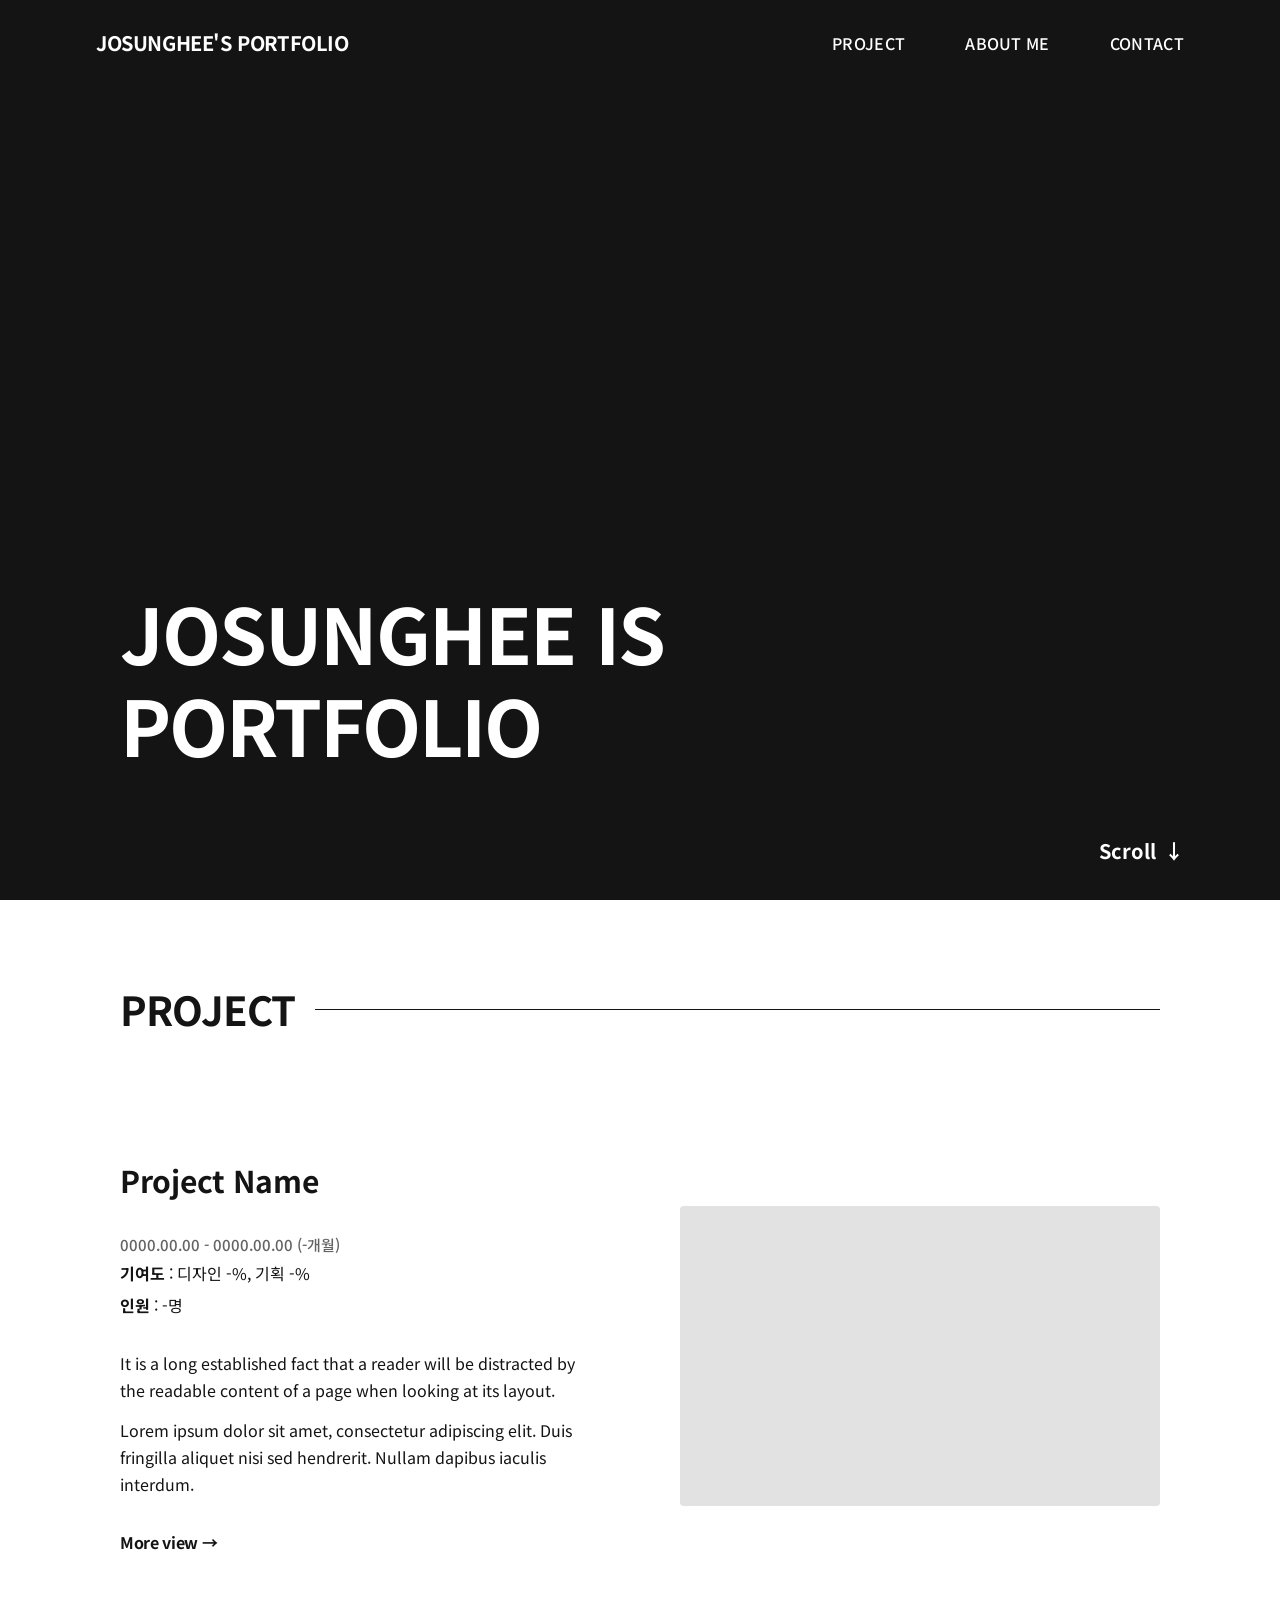
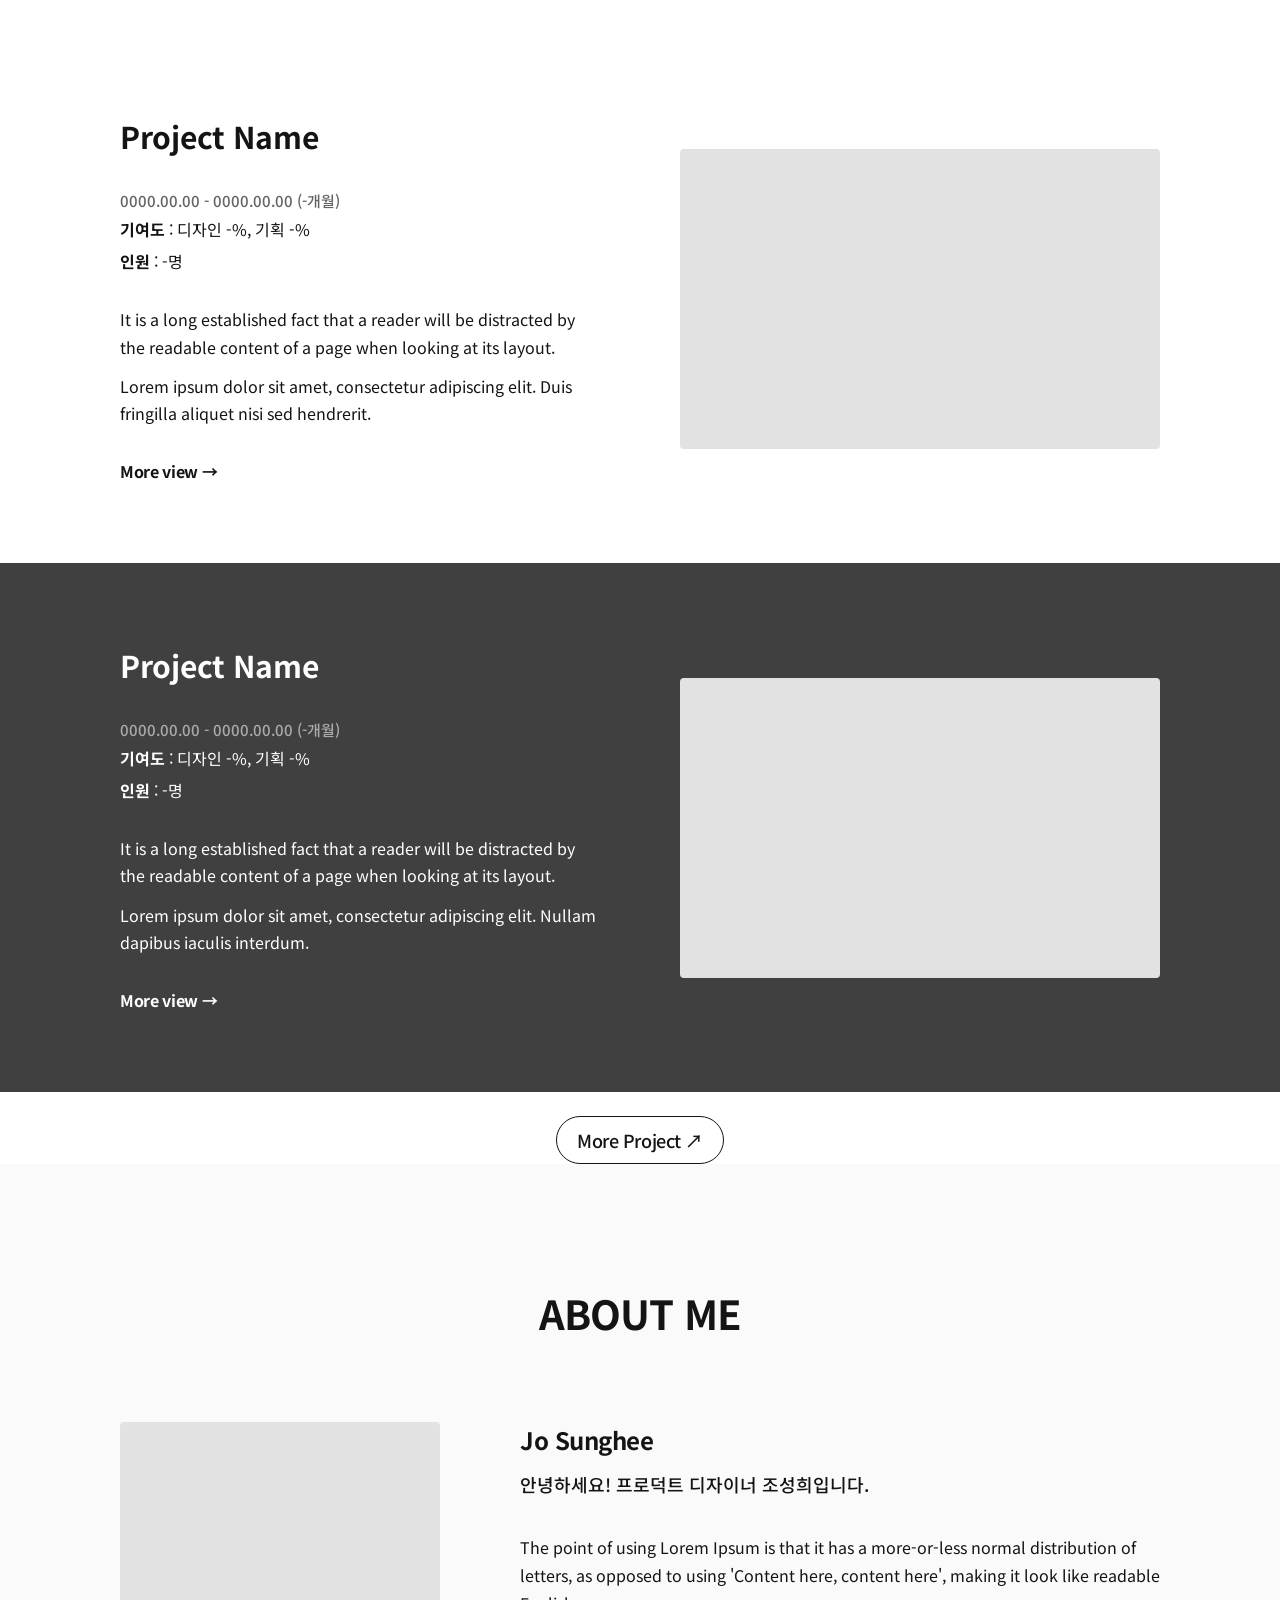
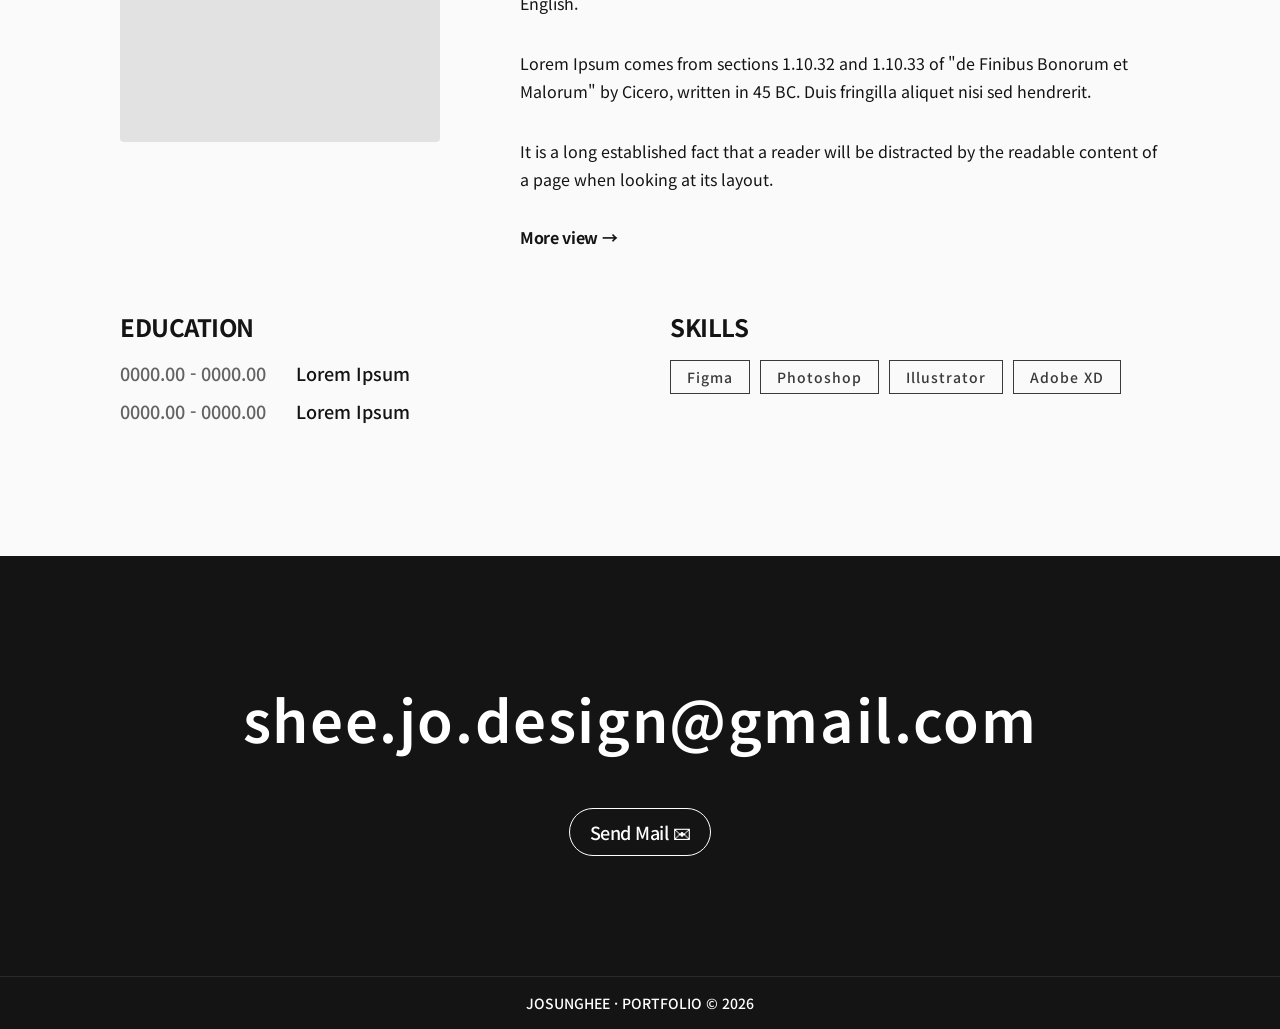
<file: index.html>
<!DOCTYPE html>
<html lang="ko">
<head>
  <meta charset="UTF-8">
  <meta name="viewport" content="width=device-width, initial-scale=1.0">
  <meta name="description" content="프로덕트 디자이너 조성희의 포트폴리오입니다.">
  <meta name="theme-color" content="#141414">
  <title>JOSUNGHEE'S PORTFOLIO</title>

  <link rel="preconnect" href="https://fonts.googleapis.com">
  <link rel="preconnect" href="https://fonts.gstatic.com" crossorigin>
  <link
    rel="stylesheet"
    href="https://fonts.googleapis.com/css2?family=Noto+Sans+KR:wght@400;500;600;700&display=swap"
  >
  <link rel="stylesheet" href="./assets/css/styles.css">
  <script src="./assets/js/main.js" defer></script>
</head>
<body>
  <nav id="main-nav" aria-label="주요 메뉴">
    <a href="#hero" class="logo">JOSUNGHEE'S PORTFOLIO</a>
    <ul>
      <li><a href="#project">PROJECT</a></li>
      <li><a href="#about">ABOUT ME</a></li>
      <li><a href="#contact">CONTACT</a></li>
    </ul>
    <button
      class="hamburger"
      id="hamburger"
      type="button"
      aria-label="메뉴 열기"
      aria-controls="mobile-menu"
      aria-expanded="false"
    >
      <span></span>
      <span></span>
      <span></span>
    </button>
  </nav>

  <div
    class="mobile-menu"
    id="mobile-menu"
    role="dialog"
    aria-label="모바일 메뉴"
    aria-modal="true"
    aria-hidden="true"
  >
    <button class="close-btn" id="close-menu" type="button" aria-label="메뉴 닫기">✕</button>
    <a href="#project" class="menu-link">PROJECT</a>
    <a href="#about" class="menu-link">ABOUT ME</a>
    <a href="#contact" class="menu-link">CONTACT</a>
  </div>

  <main>
    <section id="hero" aria-labelledby="hero-title">
      <h1 class="hero-title fade-up" id="hero-title">JOSUNGHEE IS<br>PORTFOLIO</h1>
      <div class="scroll-hint" aria-hidden="true">Scroll <span class="arrow">↓</span></div>
    </section>

    <section id="project" aria-labelledby="project-title">
      <header class="project-header fade-up">
        <h2 id="project-title">PROJECT</h2>
        <div class="line" aria-hidden="true"></div>
      </header>

      <article class="project-card fade-up">
        <div class="project-inner">
          <div class="project-info">
            <h3>Project Name</h3>
            <div class="project-meta">
              <span class="date">0000.00.00 - 0000.00.00 (-개월)</span>
              <p><strong>기여도</strong> : 디자인 -%, 기획 -%</p>
              <p><strong>인원</strong> : -명</p>
            </div>
            <div class="project-desc">
              <p>It is a long established fact that a reader will be distracted by the readable content of a page when looking at its layout.</p>
              <p>Lorem ipsum dolor sit amet, consectetur adipiscing elit. Duis fringilla aliquet nisi sed hendrerit. Nullam dapibus iaculis interdum.</p>
            </div>
            <a href="#" class="more-link">More view →</a>
          </div>
          <div class="project-image" aria-hidden="true"></div>
        </div>
      </article>

      <article class="project-card fade-up">
        <div class="project-inner">
          <div class="project-info">
            <h3>Project Name</h3>
            <div class="project-meta">
              <span class="date">0000.00.00 - 0000.00.00 (-개월)</span>
              <p><strong>기여도</strong> : 디자인 -%, 기획 -%</p>
              <p><strong>인원</strong> : -명</p>
            </div>
            <div class="project-desc">
              <p>It is a long established fact that a reader will be distracted by the readable content of a page when looking at its layout.</p>
              <p>Lorem ipsum dolor sit amet, consectetur adipiscing elit. Duis fringilla aliquet nisi sed hendrerit.</p>
            </div>
            <a href="#" class="more-link">More view →</a>
          </div>
          <div class="project-image" aria-hidden="true"></div>
        </div>
      </article>

      <article class="project-card fade-up">
        <div class="project-inner">
          <div class="project-info">
            <h3>Project Name</h3>
            <div class="project-meta">
              <span class="date">0000.00.00 - 0000.00.00 (-개월)</span>
              <p><strong>기여도</strong> : 디자인 -%, 기획 -%</p>
              <p><strong>인원</strong> : -명</p>
            </div>
            <div class="project-desc">
              <p>It is a long established fact that a reader will be distracted by the readable content of a page when looking at its layout.</p>
              <p>Lorem ipsum dolor sit amet, consectetur adipiscing elit. Nullam dapibus iaculis interdum.</p>
            </div>
            <a href="#" class="more-link">More view →</a>
          </div>
          <div class="project-image" aria-hidden="true"></div>
        </div>
      </article>

      <div class="more-project-wrap fade-up">
        <a href="#" class="btn-outline">More Project ↗</a>
      </div>
    </section>

    <section id="about" aria-labelledby="about-title">
      <h2 class="fade-up" id="about-title">ABOUT ME</h2>
      <div class="about-top fade-up">
        <div class="about-photo" aria-hidden="true"></div>
        <div class="about-text">
          <h3>Jo Sunghee</h3>
          <p class="subtitle">안녕하세요! 프로덕트 디자이너 조성희입니다.</p>
          <p>The point of using Lorem Ipsum is that it has a more-or-less normal distribution of letters, as opposed to using 'Content here, content here', making it look like readable English.</p>
          <p>Lorem Ipsum comes from sections 1.10.32 and 1.10.33 of "de Finibus Bonorum et Malorum" by Cicero, written in 45 BC. Duis fringilla aliquet nisi sed hendrerit.</p>
          <p>It is a long established fact that a reader will be distracted by the readable content of a page when looking at its layout.</p>
          <a href="#" class="more-link">More view →</a>
        </div>
      </div>

      <div class="about-bottom fade-up">
        <div>
          <p class="about-section-title">EDUCATION</p>
          <div class="edu-item">
            <span class="period">0000.00 - 0000.00</span>
            <span>Lorem Ipsum</span>
          </div>
          <div class="edu-item">
            <span class="period">0000.00 - 0000.00</span>
            <span>Lorem Ipsum</span>
          </div>
        </div>
        <div>
          <p class="about-section-title">SKILLS</p>
          <div class="skills-tags">
            <span class="skill-tag">Figma</span>
            <span class="skill-tag">Photoshop</span>
            <span class="skill-tag">Illustrator</span>
            <span class="skill-tag">Adobe XD</span>
          </div>
        </div>
      </div>
    </section>

    <section id="contact" aria-labelledby="contact-email">
      <p class="email fade-up" id="contact-email">shee.jo.design@gmail.com</p>
      <a href="mailto:shee.jo.design@gmail.com" class="btn-outline btn-outline-white fade-up">Send Mail ✉</a>
    </section>
  </main>

  <footer>
    <p>JOSUNGHEE · PORTFOLIO © 2026</p>
  </footer>
</body>
</html>
</file>
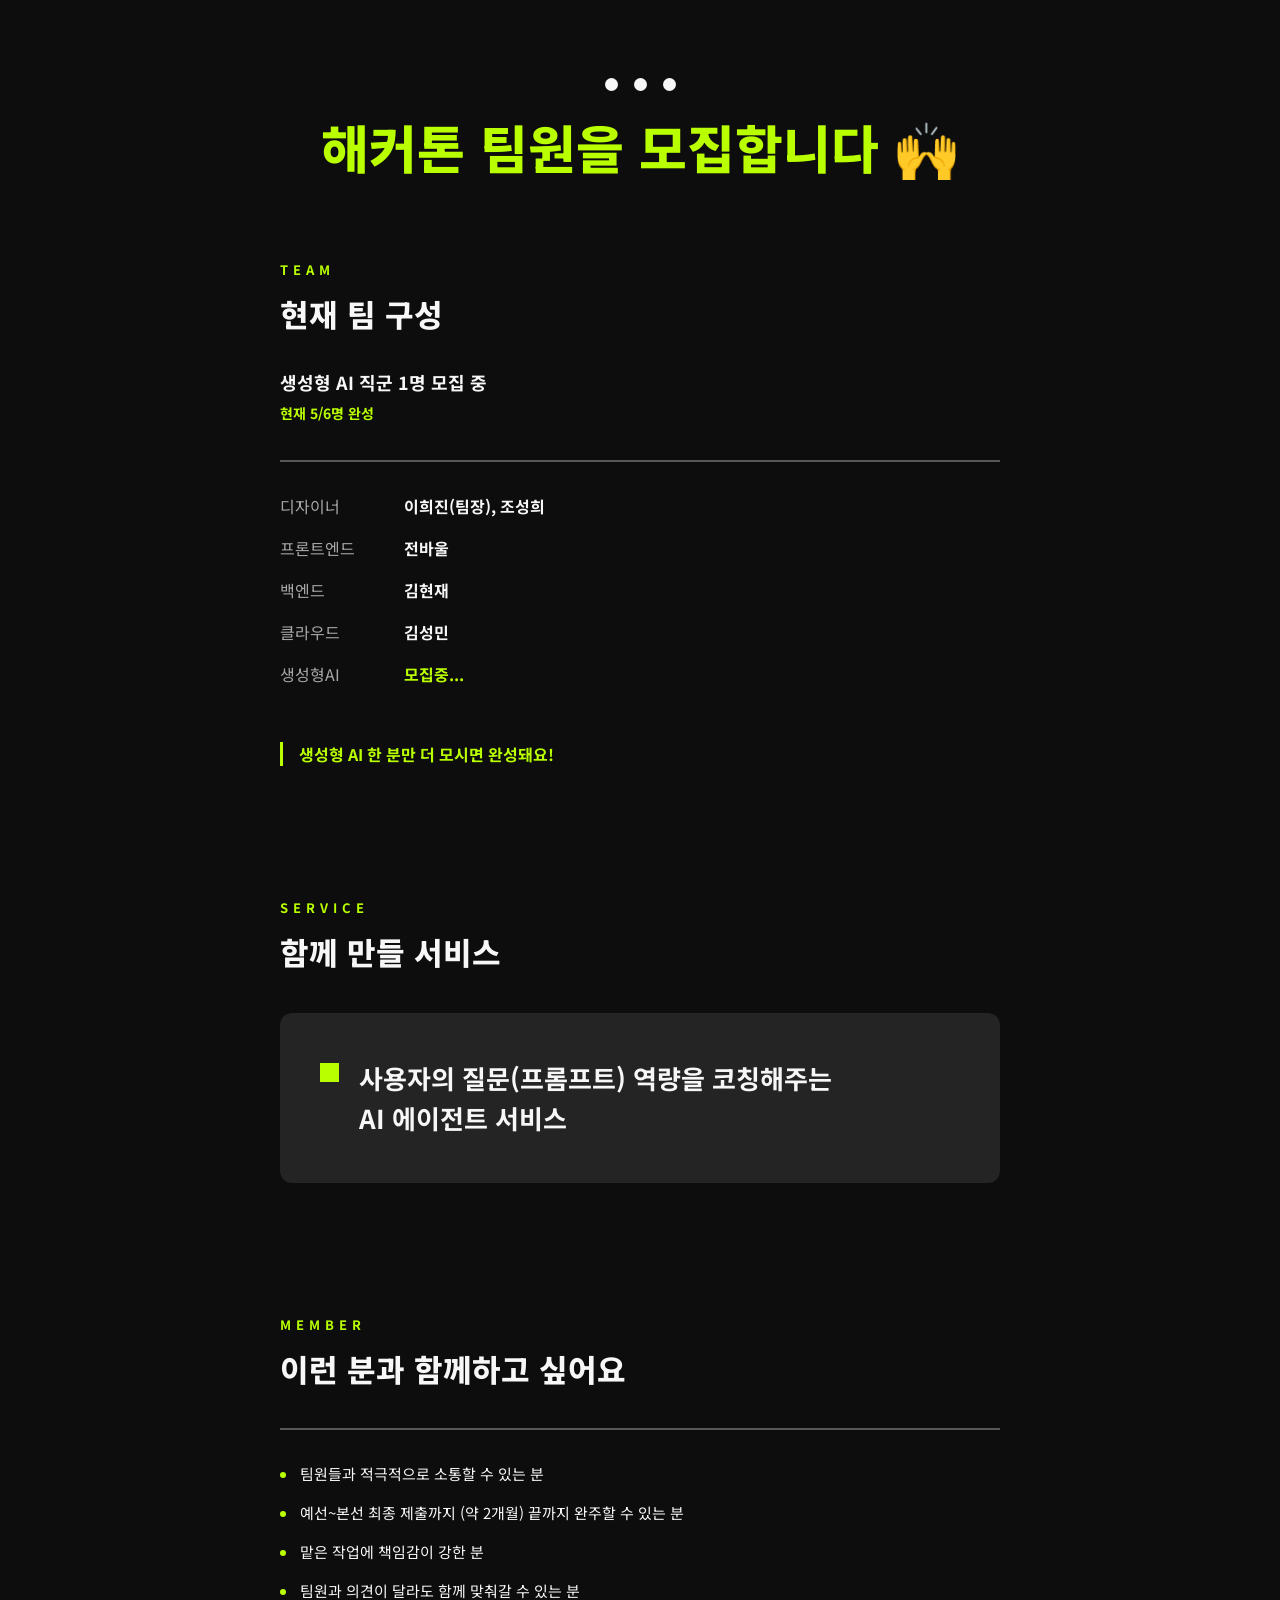
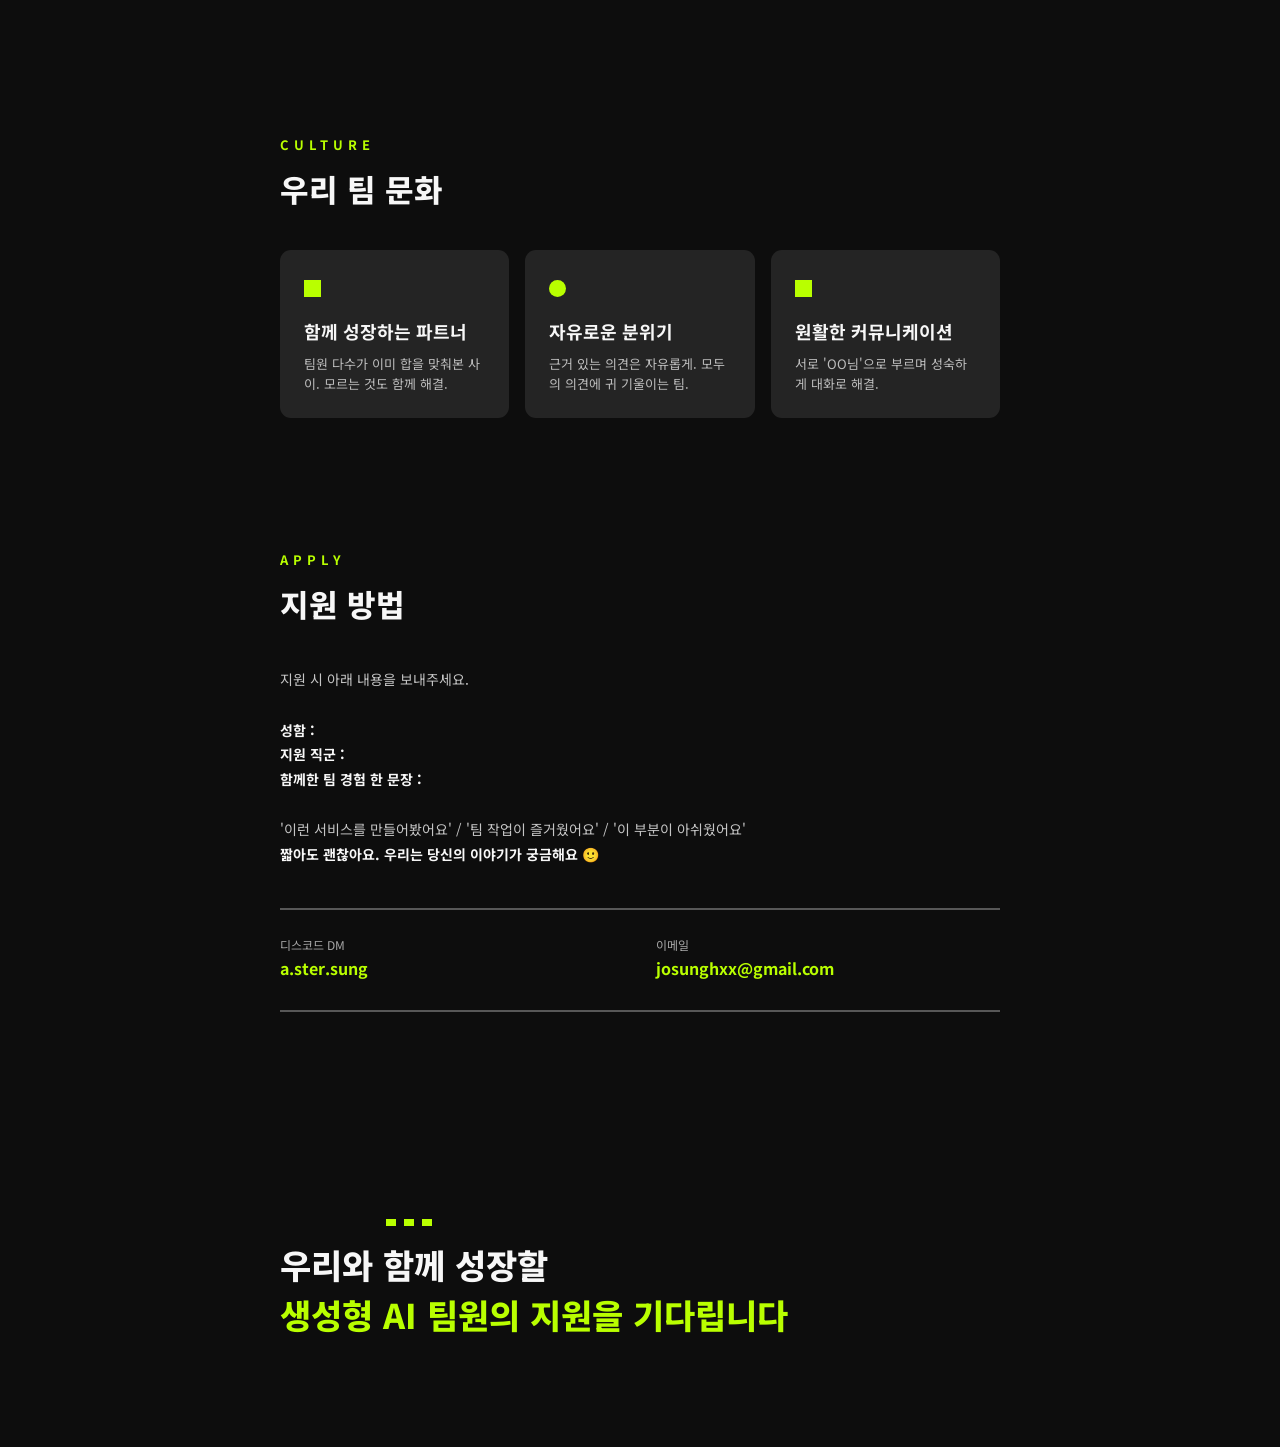
<file: projects/join-our-team/index.html>
<!DOCTYPE html>
<html lang="ko">
<head>
  <meta charset="UTF-8">
  <meta name="viewport" content="width=device-width, initial-scale=1.0">
  <meta
    name="description"
    content="생성형 AI 해커톤 팀원을 모집합니다. 함께 성장할 팀원의 지원을 기다립니다."
  >
  <meta name="theme-color" content="#0d0d0d">
  <title>해커톤 팀원 모집 | JOIN OUR TEAM</title>

  <link rel="preconnect" href="https://fonts.googleapis.com">
  <link rel="preconnect" href="https://fonts.gstatic.com" crossorigin>
  <link
    rel="stylesheet"
    href="https://fonts.googleapis.com/css2?family=Noto+Sans+KR:wght@400;500;600;700;800&display=swap"
  >
  <link rel="stylesheet" href="./styles.css">
</head>
<body>
  <main class="recruit-page">
    <header class="hero">
      <div class="hero-dots" aria-hidden="true">
        <span></span>
        <span></span>
        <span></span>
      </div>
      <h1>해커톤 팀원을 모집합니다 🙌</h1>
    </header>

    <div class="content-shell">
      <section class="section team-section" aria-labelledby="team-title">
        <p class="eyebrow">TEAM</p>
        <h2 id="team-title">현재 팀 구성</h2>

        <div class="opening-status">
          <p>생성형 AI 직군 1명 모집 중</p>
          <strong>현재 5/6명 완성</strong>
        </div>

        <dl class="roster">
          <div class="roster-row">
            <dt>디자이너</dt>
            <dd>이희진(팀장), 조성희</dd>
          </div>
          <div class="roster-row">
            <dt>프론트엔드</dt>
            <dd>전바울</dd>
          </div>
          <div class="roster-row">
            <dt>백엔드</dt>
            <dd>김현재</dd>
          </div>
          <div class="roster-row">
            <dt>클라우드</dt>
            <dd>김성민</dd>
          </div>
          <div class="roster-row">
            <dt>생성형AI</dt>
            <dd class="accent">모집중...</dd>
          </div>
        </dl>

        <p class="team-callout">생성형 AI 한 분만 더 모시면 완성돼요!</p>
      </section>

      <section class="section service-section" aria-labelledby="service-title">
        <p class="eyebrow">SERVICE</p>
        <h2 id="service-title">함께 만들 서비스</h2>

        <div class="service-card">
          <span class="marker marker-square" aria-hidden="true"></span>
          <p>사용자의 질문(프롬프트) 역량을 코칭해주는<br>AI 에이전트 서비스</p>
        </div>
      </section>

      <section class="section member-section" aria-labelledby="member-title">
        <p class="eyebrow">MEMBER</p>
        <h2 id="member-title">이런 분과 함께하고 싶어요</h2>

        <ul class="member-list">
          <li>팀원들과 적극적으로 소통할 수 있는 분</li>
          <li>예선~본선 최종 제출까지 (약 2개월) 끝까지 완주할 수 있는 분</li>
          <li>맡은 작업에 책임감이 강한 분</li>
          <li>팀원과 의견이 달라도 함께 맞춰갈 수 있는 분</li>
        </ul>
      </section>

      <section class="section culture-section" aria-labelledby="culture-title">
        <p class="eyebrow">CULTURE</p>
        <h2 id="culture-title">우리 팀 문화</h2>

        <div class="culture-grid">
          <article class="culture-card">
            <span class="marker marker-square" aria-hidden="true"></span>
            <h3>함께 성장하는 파트너</h3>
            <p>팀원 다수가 이미 합을 맞춰본 사이. 모르는 것도 함께 해결.</p>
          </article>
          <article class="culture-card">
            <span class="marker marker-circle" aria-hidden="true"></span>
            <h3>자유로운 분위기</h3>
            <p>근거 있는 의견은 자유롭게. 모두의 의견에 귀 기울이는 팀.</p>
          </article>
          <article class="culture-card">
            <span class="marker marker-square" aria-hidden="true"></span>
            <h3>원활한 커뮤니케이션</h3>
            <p>서로 'OO님'으로 부르며 성숙하게 대화로 해결.</p>
          </article>
        </div>
      </section>

      <section class="section apply-section" aria-labelledby="apply-title">
        <p class="eyebrow">APPLY</p>
        <h2 id="apply-title">지원 방법</h2>

        <div class="apply-copy">
          <p>지원 시 아래 내용을 보내주세요.</p>
          <p class="apply-fields">
            성함 :<br>
            지원 직군 :<br>
            함께한 팀 경험 한 문장 :
          </p>
          <p>
            '이런 서비스를 만들어봤어요' / '팀 작업이 즐거웠어요' / '이 부분이 아쉬웠어요'<br>
            <strong>짧아도 괜찮아요. 우리는 당신의 이야기가 궁금해요 🙂</strong>
          </p>
        </div>

        <div class="contact-grid">
          <div class="contact-item">
            <span>디스코드 DM</span>
            <strong>a.ster.sung</strong>
          </div>
          <div class="contact-item">
            <span>이메일</span>
            <a href="mailto:josunghxx@gmail.com">josunghxx@gmail.com</a>
          </div>
        </div>
      </section>

      <footer class="closing">
        <div class="closing-dots" aria-hidden="true">
          <span></span>
          <span></span>
          <span></span>
        </div>
        <p>우리와 함께 성장할</p>
        <strong>생성형 AI 팀원의 지원을 기다립니다</strong>
      </footer>
    </div>
  </main>
</body>
</html>
</file>
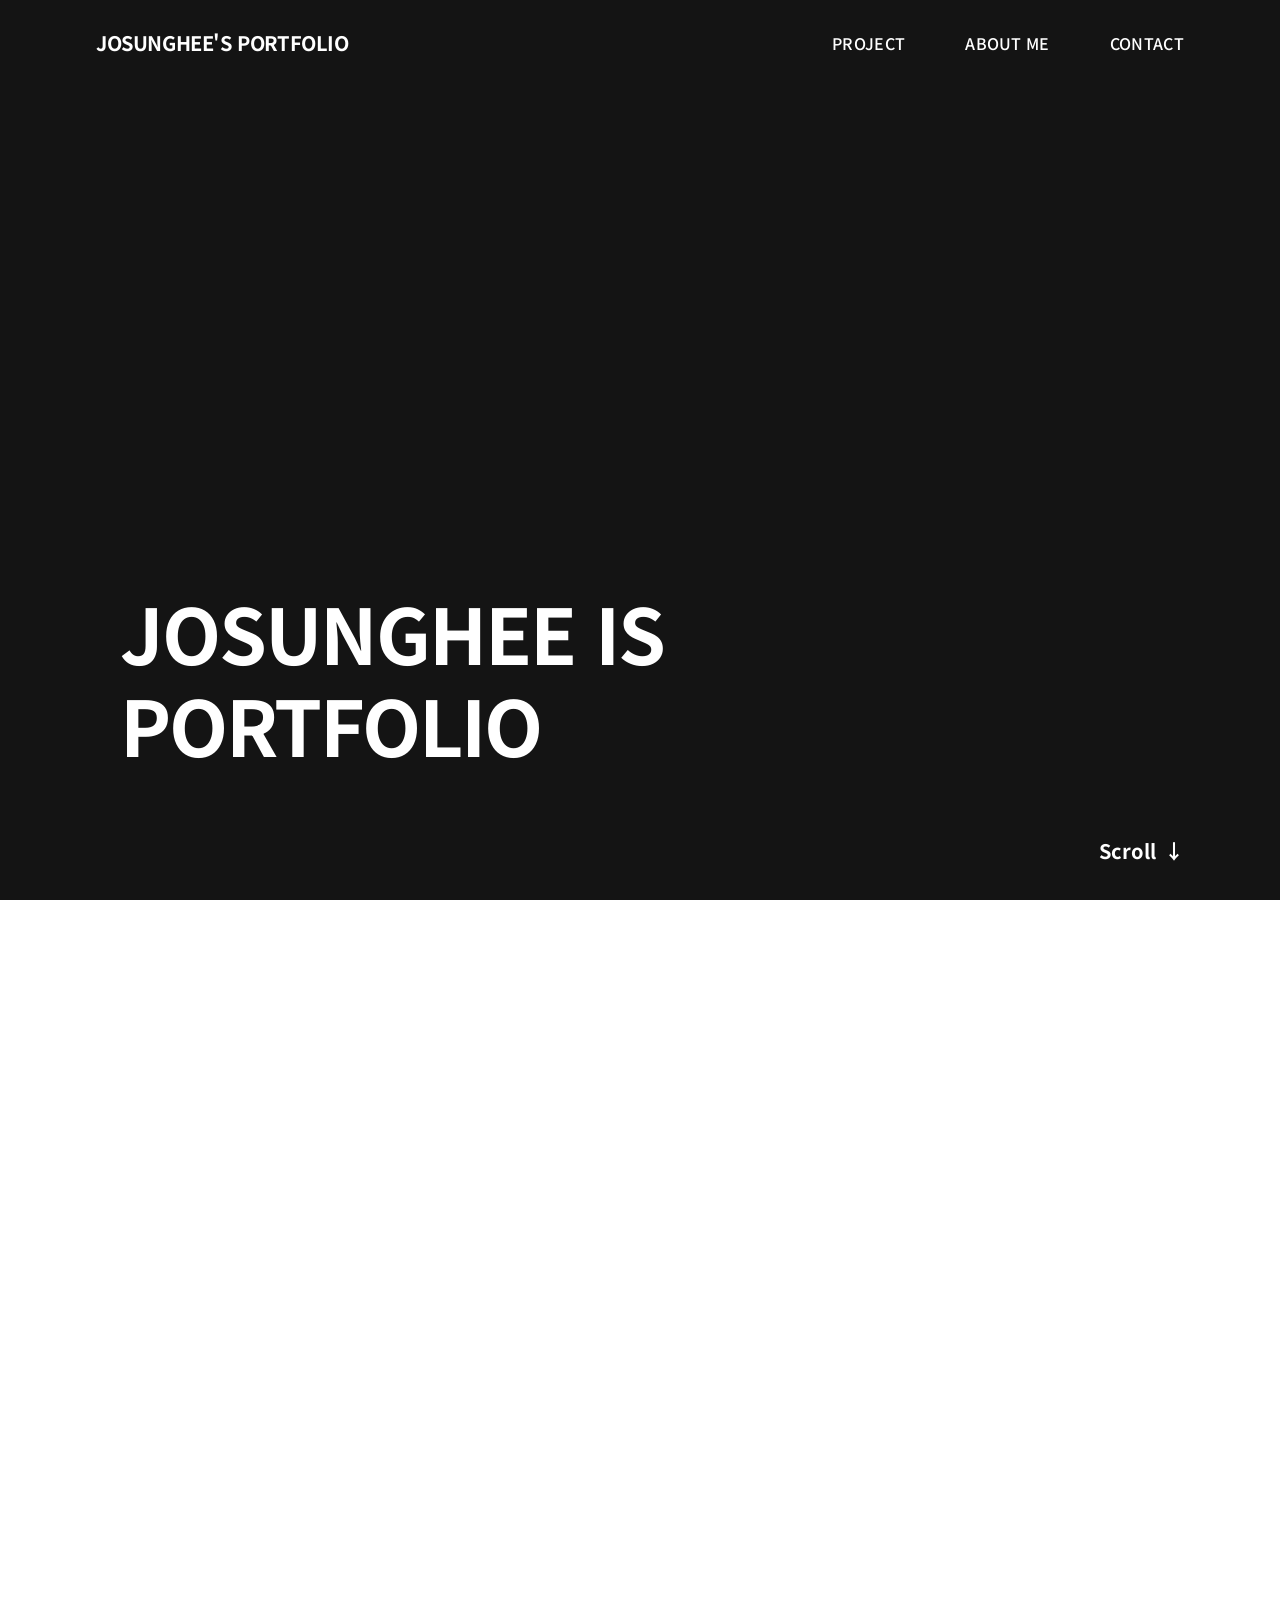
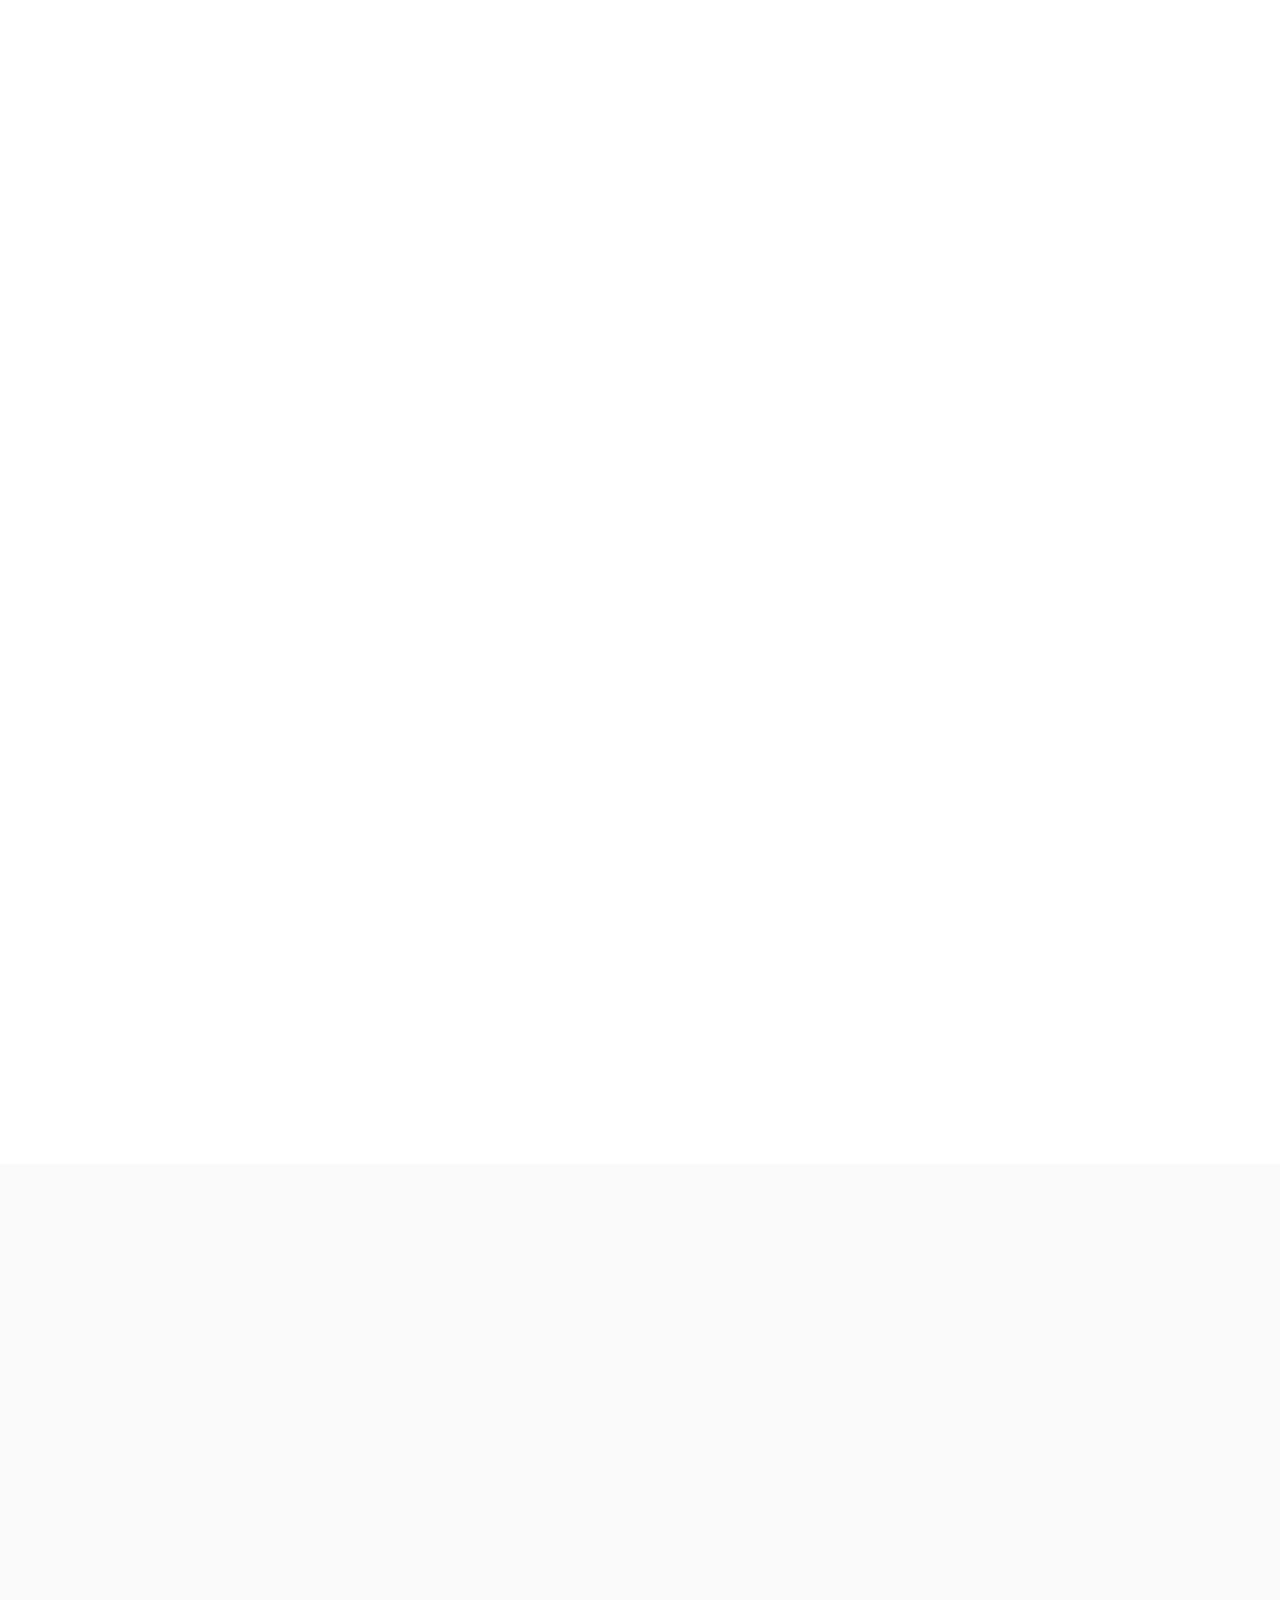
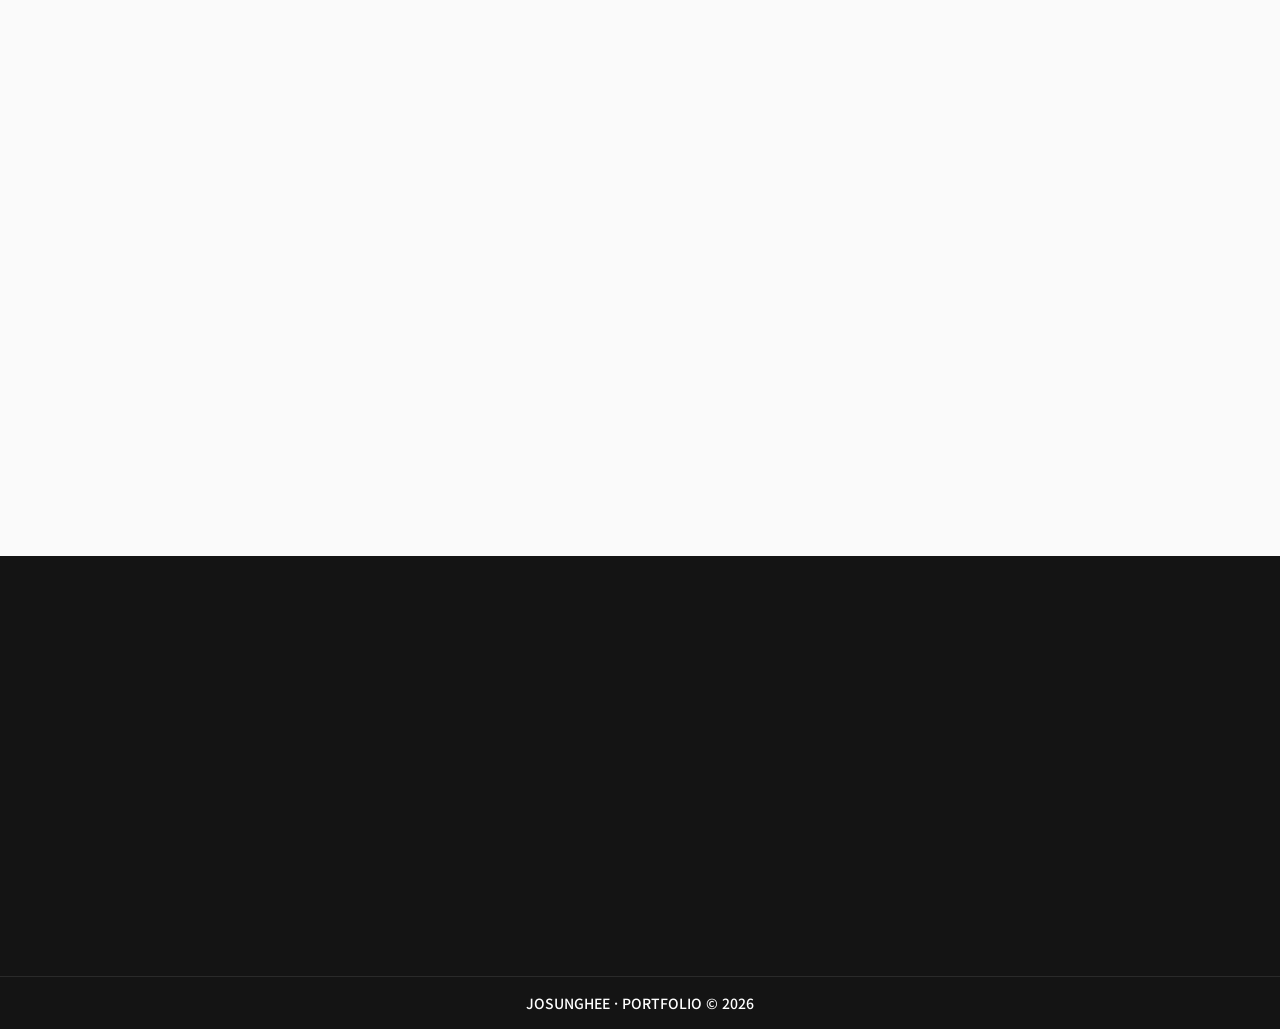
<file: portfolio.html>
<!DOCTYPE html>
<html lang="ko">
<head>
  <meta charset="UTF-8" />
  <meta name="viewport" content="width=device-width, initial-scale=1.0" />
  <title>JOSUNGHEE'S PORTFOLIO</title>
  <link rel="preconnect" href="https://fonts.googleapis.com" />
  <link rel="preconnect" href="https://fonts.gstatic.com" crossorigin />
  <link href="https://fonts.googleapis.com/css2?family=Noto+Sans+KR:wght@400;500;600;700&display=swap" rel="stylesheet" />
  <style>
    *, *::before, *::after { box-sizing: border-box; margin: 0; padding: 0; }

    :root {
      --black: #141414;
      --white: #ffffff;
      --gray-dark: #636363;
      --gray-mid: #ababab;
      --gray-light: #e2e2e2;
      --gray-bg: #fafafa;
      --dark-section: #404040;
      --font: 'Noto Sans KR', sans-serif;
    }

    html, body {
      margin: 0;
      padding: 0;
      overflow-x: hidden;
    }

    body {
      font-family: var(--font);
      color: var(--black);
      background: var(--white);
      overflow-x: hidden;
    }

    /* ── NAV ── */
    nav {
      position: fixed;
      top: 0; left: 0; right: 0;
      z-index: 98;
      display: flex;
      align-items: center;
      justify-content: space-between;
      padding: 28px 96px;
      background: transparent;
      transition: background 0.3s;
    }
    nav.scrolled { background: rgba(20,20,20,0.92); backdrop-filter: blur(8px); }
    nav .logo {
      font-size: 20px;
      font-weight: 700;
      color: var(--white);
      letter-spacing: -0.4px;
      text-decoration: none;
    }
    nav ul {
      list-style: none;
      display: flex;
      gap: 60px;
    }
    nav ul a {
      font-size: 16px;
      font-weight: 500;
      color: var(--white);
      text-decoration: none;
      letter-spacing: 0.02em;
      transition: opacity 0.2s;
    }
    nav ul a:hover { opacity: 0.6; }

    /* hamburger */
    .hamburger {
      display: none;
      flex-direction: column;
      gap: 5px;
      cursor: pointer;
      background: none;
      border: none;
      padding: 4px;
    }
    .hamburger span {
      display: block;
      width: 24px;
      height: 2px;
      background: var(--white);
      transition: 0.3s;
    }
    .mobile-menu {
      display: none;
      position: fixed;
      top: 0; left: 0; right: 0; bottom: 0;
      background: var(--black);
      z-index: 200;
      flex-direction: column;
      align-items: center;
      justify-content: center;
      gap: 48px;
    }
    .mobile-menu.open { display: flex; }
    .mobile-menu a {
      font-size: 32px;
      font-weight: 700;
      color: var(--white);
      text-decoration: none;
      letter-spacing: -0.5px;
    }
    .mobile-menu .close-btn {
      position: absolute;
      top: 20px; right: 20px;
      font-size: 28px;
      color: var(--white);
      background: none;
      border: none;
      cursor: pointer;
      z-index: 101;
      width: 48px;
      height: 48px;
      display: flex;
      align-items: center;
      justify-content: center;
      -webkit-tap-highlight-color: transparent;
    }

    /* ── HERO ── */
    #hero {
      position: relative;
      width: 100%;
      height: 100vh;
      min-height: 600px;
      background: var(--black);
      display: flex;
      align-items: flex-end;
      padding: 0 120px 130px;
      overflow: hidden;
    }
    .hero-title {
      font-size: clamp(48px, 6vw, 100px);
      font-weight: 700;
      color: var(--white);
      line-height: 1.2;
      letter-spacing: -2px;
      position: relative;
      z-index: 2;
    }
    .scroll-hint {
      position: absolute;
      bottom: 35px;
      right: 96px;
      display: flex;
      align-items: center;
      gap: 8px;
      color: var(--white);
      font-size: 20px;
      font-weight: 700;
    }
    .scroll-hint .arrow {
      font-size: 20px;
      animation: bounce 1.4s infinite;
    }
    @keyframes bounce {
      0%, 100% { transform: translateY(0); }
      50% { transform: translateY(5px); }
    }

    /* ── SECTION COMMONS ── */
    .section-label {
      display: flex;
      align-items: center;
      gap: 20px;
      margin-bottom: 48px;
    }
    .section-label h2 {
      font-size: 40px;
      font-weight: 700;
      letter-spacing: -0.8px;
      white-space: nowrap;
    }
    .section-label .line {
      flex: 1;
      height: 1px;
      background: var(--black);
    }

    /* ── PROJECT ── */
    #project {
      background: var(--white);
      width: 100%;
    }
    .project-header {
      display: flex;
      align-items: center;
      gap: 20px;
      padding: 80px 120px 40px;
    }
    .project-header h2 {
      font-size: 40px;
      font-weight: 700;
      letter-spacing: -0.8px;
      white-space: nowrap;
    }
    .project-header .line {
      flex: 1;
      height: 1px;
      background: var(--black);
    }
    .project-card {
      width: 100%;
      transition: background 16s cubic-bezier(0.4, 0, 0.2, 1);
    }
    .project-card.active {
      background: var(--dark-section);
    }
    .project-inner {
      display: grid;
      grid-template-columns: 1fr 1fr;
      gap: 80px;
      align-items: center;
      padding: 80px 120px;
      max-width: 1400px;
      margin: 0 auto;
    }
    .project-info { display: flex; flex-direction: column; gap: 32px; }
    .project-info h3 {
      font-size: 30px;
      font-weight: 700;
      color: var(--black);
      transition: color 0.2s ease;
    }
    .project-card.active .project-info h3 { color: var(--white); }

    .project-meta {
      display: flex;
      flex-direction: column;
      gap: 6px;
    }
    .project-meta .date {
      font-size: 15px;
      font-weight: 500;
      color: var(--gray-dark);
      transition: color 0.2s ease;
    }
    .project-card.active .project-meta .date { color: var(--gray-mid); }
    .project-meta p {
      font-size: 16px;
      font-weight: 400;
      color: var(--black);
      line-height: 1.6;
      transition: color 0.2s ease;
    }
    .project-card.active .project-meta p { color: var(--white); }
    .project-meta p strong { font-weight: 700; }

    .project-desc {
      display: flex;
      flex-direction: column;
      gap: 12px;
    }
    .project-desc p {
      font-size: 16px;
      line-height: 1.7;
      color: var(--black);
      transition: color 0.2s ease;
    }
    .project-card.active .project-desc p { color: var(--white); }

    .more-link {
      display: inline-flex;
      align-items: center;
      gap: 6px;
      font-size: 16px;
      font-weight: 700;
      color: var(--black);
      text-decoration: none;
      letter-spacing: -0.32px;
      transition: gap 0.2s, color 0.2s ease;
    }
    .more-link:hover { gap: 12px; }
    .project-card.active .more-link { color: var(--white); }

    .project-image {
      width: 100%;
      aspect-ratio: 16/10;
      background: var(--gray-light);
      border-radius: 4px;
    }

    .more-project-wrap {
      display: flex;
      justify-content: center;
      margin-top: 24px;
    }
    .btn-outline {
      display: inline-flex;
      align-items: center;
      gap: 8px;
      border: 1.5px solid var(--black);
      border-radius: 999px;
      padding: 10px 20px;
      font-size: 18px;
      font-weight: 500;
      color: var(--black);
      text-decoration: none;
      letter-spacing: -0.48px;
      transition: background 0.2s, color 0.2s;
    }
    .btn-outline:hover { background: var(--black); color: var(--white); }
    .btn-outline-white {
      border-color: var(--white);
      color: var(--white);
    }
    .btn-outline-white:hover { background: var(--white); color: var(--black); }

    /* ── ABOUT ── */
    #about {
      padding: 120px 120px;
      background: var(--gray-bg);
    }
    #about h2 {
      font-size: 40px;
      font-weight: 700;
      text-align: center;
      letter-spacing: -0.8px;
      margin-bottom: 80px;
    }
    .about-top {
      display: grid;
      grid-template-columns: 320px 1fr;
      gap: 80px;
      margin-bottom: 60px;
      align-items: start;
    }
    .about-photo {
      width: 100%;
      aspect-ratio: 1;
      background: var(--gray-light);
      border-radius: 4px;
    }
    .about-text { display: flex; flex-direction: column; gap: 32px; }
    .about-text h3 {
      font-size: 24px;
      font-weight: 700;
      letter-spacing: -0.48px;
    }
    .about-text .subtitle {
      font-size: 18px;
      font-weight: 500;
      margin-top: -20px;
    }
    .about-text p {
      font-size: 16px;
      line-height: 1.75;
      color: var(--black);
    }
    .about-bottom {
      display: grid;
      grid-template-columns: 1fr 1fr;
      gap: 60px;
    }
    .about-section-title {
      font-size: 24px;
      font-weight: 700;
      letter-spacing: -0.48px;
      margin-bottom: 16px;
    }
    .edu-item {
      display: flex;
      gap: 16px;
      font-size: 18px;
      font-weight: 500;
      margin-bottom: 12px;
    }
    .edu-item .period { color: var(--gray-dark); min-width: 160px; }
    .skills-tags {
      display: flex;
      flex-wrap: wrap;
      gap: 10px;
      margin-top: 8px;
    }
    .skill-tag {
      border: 1px solid #3a3a3a;
      padding: 6px 16px;
      font-size: 14px;
      font-weight: 500;
      color: #3a3a3a;
      letter-spacing: 1px;
    }

    /* ── CONTACT ── */
    #contact {
      background: var(--black);
      padding: 120px 60px;
      text-align: center;
    }
    #contact .email {
      font-size: clamp(28px, 4.5vw, 72px);
      font-weight: 600;
      color: var(--white);
      letter-spacing: 1.6px;
      margin-bottom: 48px;
      word-break: break-all;
    }

    /* ── FOOTER ── */
    footer {
      background: var(--black);
      padding: 16px;
      text-align: center;
      border-top: 1px solid #2a2a2a;
    }
    footer p {
      font-size: 14px;
      font-weight: 500;
      color: var(--white);
    }

    /* ── SCROLL OFFSET (fixed nav 높이 보정) ── */
    #card-1, #about-title {
      scroll-margin-top: 80px;
    }

    /* ── FADE-IN ── */
    .fade-up {
      opacity: 0;
      transform: translateY(28px);
      transition: opacity 0.6s ease, transform 0.6s ease;
    }
    .fade-up.visible { opacity: 1; transform: translateY(0); }

    /* ── RESPONSIVE ── */
    @media (max-width: 960px) {
      nav { padding: 20px 24px; }
      nav ul { display: none; }
      .hamburger { display: flex; }

      #hero { padding: 0 24px 80px; }
      .hero-title { font-size: clamp(36px, 9vw, 64px); letter-spacing: -1px; }
      .scroll-hint { right: 24px; font-size: 16px; }

      .project-header { padding: 48px 24px 24px; }
      .project-header h2 { font-size: 28px; }
      .project-inner {
        grid-template-columns: 1fr;
        gap: 32px;
        padding: 48px 24px;
      }
      .section-label h2 { font-size: 28px; }

      #about { padding: 72px 24px; }
      .about-top { grid-template-columns: 1fr; gap: 32px; }
      .about-photo { max-width: 240px; }
      .about-bottom { grid-template-columns: 1fr; gap: 40px; }

      #contact { padding: 80px 24px; }
      .btn-outline { font-size: 16px; }
    }
  </style>
</head>
<body>

<!-- NAV -->
<nav id="main-nav">
  <a href="#hero" class="logo">JOSUNGHEE'S PORTFOLIO</a>
  <ul>
    <li><a href="#" id="nav-project">PROJECT</a></li>
    <li><a href="#" id="nav-about">ABOUT ME</a></li>
    <li><a href="#contact">CONTACT</a></li>
  </ul>
  <button class="hamburger" id="hamburger" aria-label="메뉴 열기">
    <span></span><span></span><span></span>
  </button>
</nav>

<!-- MOBILE MENU -->
<div class="mobile-menu" id="mobile-menu">
  <button class="close-btn" id="close-menu">✕</button>
  <a href="#" class="menu-link" id="mobile-nav-project">PROJECT</a>
  <a href="#" class="menu-link" id="mobile-nav-about">ABOUT ME</a>
  <a href="#contact" class="menu-link">CONTACT</a>
</div>

<!-- HERO -->
<section id="hero">
  <h1 class="hero-title fade-up">JOSUNGHEE IS<br>PORTFOLIO</h1>
  <div class="scroll-hint">Scroll <span class="arrow">↓</span></div>
</section>

<!-- PROJECT -->
<div id="project">
  <div class="project-header fade-up" id="card-1">
    <h2>PROJECT</h2>
    <div class="line"></div>
  </div>

  <div class="project-card fade-up" id="card-1-inner">
    <div class="project-inner">
      <div class="project-info">
        <h3>Project Name</h3>
        <div class="project-meta">
          <span class="date">0000.00.00 - 0000.00.00 (-개월)</span>
          <p><strong>기여도</strong> : 디자인 -%, 기획 -%</p>
          <p><strong>인원</strong> : -명</p>
        </div>
        <div class="project-desc">
          <p>It is a long established fact that a reader will be distracted by the readable content of a page when looking at its layout.</p>
          <p>Lorem ipsum dolor sit amet, consectetur adipiscing elit. Duis fringilla aliquet nisi sed hendrerit. Nullam dapibus iaculis interdum.</p>
        </div>
        <a href="#" class="more-link">More view →</a>
      </div>
      <div class="project-image"></div>
    </div>
  </div>

  <div class="project-card fade-up" id="card-2">
    <div class="project-inner">
      <div class="project-info">
        <h3>Project Name</h3>
        <div class="project-meta">
          <span class="date">0000.00.00 - 0000.00.00 (-개월)</span>
          <p><strong>기여도</strong> : 디자인 -%, 기획 -%</p>
          <p><strong>인원</strong> : -명</p>
        </div>
        <div class="project-desc">
          <p>It is a long established fact that a reader will be distracted by the readable content of a page when looking at its layout.</p>
          <p>Lorem ipsum dolor sit amet, consectetur adipiscing elit. Duis fringilla aliquet nisi sed hendrerit.</p>
        </div>
        <a href="#" class="more-link">More view →</a>
      </div>
      <div class="project-image"></div>
    </div>
  </div>

  <div class="project-card fade-up" id="card-3">
    <div class="project-inner">
      <div class="project-info">
        <h3>Project Name</h3>
        <div class="project-meta">
          <span class="date">0000.00.00 - 0000.00.00 (-개월)</span>
          <p><strong>기여도</strong> : 디자인 -%, 기획 -%</p>
          <p><strong>인원</strong> : -명</p>
        </div>
        <div class="project-desc">
          <p>It is a long established fact that a reader will be distracted by the readable content of a page when looking at its layout.</p>
          <p>Lorem ipsum dolor sit amet, consectetur adipiscing elit. Nullam dapibus iaculis interdum.</p>
        </div>
        <a href="#" class="more-link">More view →</a>
      </div>
      <div class="project-image"></div>
    </div>
  </div>

  <div class="more-project-wrap fade-up">
    <a href="#" class="btn-outline">More Project ↗</a>
  </div>
</div>

<!-- ABOUT -->
<section id="about">
  <h2 class="fade-up" id="about-title">ABOUT ME</h2>
  <div class="about-top fade-up">
    <div class="about-photo"></div>
    <div class="about-text">
      <h3>Jo Sunghee</h3>
      <p class="subtitle">안녕하세요! 프로덕트 디자이너 조성희입니다.</p>
      <p>The point of using Lorem Ipsum is that it has a more-or-less normal distribution of letters, as opposed to using 'Content here, content here', making it look like readable English.</p>
      <p>Lorem Ipsum comes from sections 1.10.32 and 1.10.33 of "de Finibus Bonorum et Malorum" by Cicero, written in 45 BC. Duis fringilla aliquet nisi sed hendrerit.</p>
      <p>It is a long established fact that a reader will be distracted by the readable content of a page when looking at its layout.</p>
      <a href="#" class="more-link">More view →</a>
    </div>
  </div>

  <div class="about-bottom fade-up">
    <div>
      <p class="about-section-title">EDUCATION</p>
      <div class="edu-item">
        <span class="period">0000.00 - 0000.00</span>
        <span>Lorem Ipsum</span>
      </div>
      <div class="edu-item">
        <span class="period">0000.00 - 0000.00</span>
        <span>Lorem Ipsum</span>
      </div>
    </div>
    <div>
      <p class="about-section-title">SKILLS</p>
      <div class="skills-tags">
        <span class="skill-tag">Figma</span>
        <span class="skill-tag">Photoshop</span>
        <span class="skill-tag">Illustrator</span>
        <span class="skill-tag">Adobe XD</span>
      </div>
    </div>
  </div>
</section>

<!-- CONTACT -->
<section id="contact">
  <p class="email fade-up">shee.jo.design@gmail.com</p>
  <a href="mailto:shee.jo.design@gmail.com" class="btn-outline btn-outline-white fade-up">Send Mail ✉</a>
</section>

<!-- FOOTER -->
<footer>
  <p>JOSUNGHEE · PORTFOLIO © 2026</p>
</footer>

<script>
  // Nav smooth scroll
  function scrollTo(id) {
    const el = document.getElementById(id);
    if (!el) return;
    const offset = 80;
    const top = el.getBoundingClientRect().top + window.scrollY - offset;
    window.scrollTo({ top, behavior: 'smooth' });
  }
  document.getElementById('nav-project').addEventListener('click', e => { e.preventDefault(); scrollTo('card-1'); });
  document.getElementById('nav-about').addEventListener('click', e => { e.preventDefault(); scrollTo('about-title'); });
  document.getElementById('mobile-nav-project').addEventListener('click', e => {
    e.preventDefault();
    document.getElementById('mobile-menu').classList.remove('open');
    setTimeout(() => scrollTo('card-1'), 100);
  });
  document.getElementById('mobile-nav-about').addEventListener('click', e => {
    e.preventDefault();
    document.getElementById('mobile-menu').classList.remove('open');
    setTimeout(() => scrollTo('about-title'), 100);
  });

  // Nav scroll effect
  const nav = document.getElementById('main-nav');
  window.addEventListener('scroll', () => {
    nav.classList.toggle('scrolled', window.scrollY > 60);
  });

  // Mobile menu
  document.getElementById('hamburger').addEventListener('click', () => {
    document.getElementById('mobile-menu').classList.add('open');
  });
  document.getElementById('close-menu').addEventListener('click', () => {
    document.getElementById('mobile-menu').classList.remove('open');
  });
  document.querySelectorAll('.menu-link').forEach(link => {
    link.addEventListener('click', () => {
      document.getElementById('mobile-menu').classList.remove('open');
    });
  });

  // Project card active on scroll
  const cards = document.querySelectorAll('.project-card');
  const cardObserver = new IntersectionObserver((entries) => {
    entries.forEach(e => {
      if (e.isIntersecting) {
        cards.forEach(c => c.classList.remove('active'));
        e.target.classList.add('active');
      }
    });
  }, { threshold: 0.5 });
  cards.forEach(card => cardObserver.observe(card));
  const fadeEls = document.querySelectorAll('.fade-up');
  const observer = new IntersectionObserver((entries) => {
    entries.forEach(e => {
      if (e.isIntersecting) {
        e.target.classList.add('visible');
        observer.unobserve(e.target);
      }
    });
  }, { threshold: 0.12 });
  fadeEls.forEach(el => observer.observe(el));
</script>
</body>
</html>
</file>
<file: assets/css/styles.css>
*, *::before, *::after {
  box-sizing: border-box;
  margin: 0;
  padding: 0;
}

:root {
  --black: #141414;
  --white: #ffffff;
  --gray-dark: #636363;
  --gray-mid: #ababab;
  --gray-light: #e2e2e2;
  --gray-bg: #fafafa;
  --dark-section: #404040;
  --font: "Noto Sans KR", sans-serif;
}

html {
  scroll-behavior: smooth;
}

html,
body {
  margin: 0;
  padding: 0;
  overflow-x: hidden;
}

body {
  font-family: var(--font);
  color: var(--black);
  background: var(--white);
}

body.menu-open {
  overflow: hidden;
}

button,
a {
  -webkit-tap-highlight-color: transparent;
}

a:focus-visible,
button:focus-visible {
  outline: 2px solid currentColor;
  outline-offset: 5px;
}

/* Navigation */
nav {
  position: fixed;
  inset: 0 0 auto;
  z-index: 98;
  display: flex;
  align-items: center;
  justify-content: space-between;
  padding: 28px 96px;
  background: transparent;
  transition: background 0.3s;
}

nav.scrolled {
  background: rgba(20, 20, 20, 0.92);
  -webkit-backdrop-filter: blur(8px);
  backdrop-filter: blur(8px);
}

nav .logo {
  color: var(--white);
  font-size: 20px;
  font-weight: 700;
  letter-spacing: -0.4px;
  text-decoration: none;
}

nav ul {
  display: flex;
  gap: 60px;
  list-style: none;
}

nav ul a {
  color: var(--white);
  font-size: 16px;
  font-weight: 500;
  letter-spacing: 0.02em;
  text-decoration: none;
  transition: opacity 0.2s;
}

nav ul a:hover {
  opacity: 0.6;
}

.hamburger {
  display: none;
  flex-direction: column;
  gap: 5px;
  padding: 4px;
  border: 0;
  background: none;
  cursor: pointer;
}

.hamburger span {
  display: block;
  width: 24px;
  height: 2px;
  background: var(--white);
}

.mobile-menu {
  position: fixed;
  inset: 0;
  z-index: 200;
  display: none;
  flex-direction: column;
  align-items: center;
  justify-content: center;
  gap: 48px;
  background: var(--black);
}

.mobile-menu.open {
  display: flex;
}

.mobile-menu a {
  color: var(--white);
  font-size: 32px;
  font-weight: 700;
  letter-spacing: -0.5px;
  text-decoration: none;
}

.mobile-menu .close-btn {
  position: absolute;
  top: 20px;
  right: 20px;
  z-index: 201;
  display: flex;
  width: 48px;
  height: 48px;
  align-items: center;
  justify-content: center;
  border: 0;
  background: none;
  color: var(--white);
  cursor: pointer;
  font-size: 28px;
}

/* Hero */
#hero {
  position: relative;
  display: flex;
  width: 100%;
  height: 100vh;
  min-height: 600px;
  align-items: flex-end;
  padding: 0 120px 130px;
  overflow: hidden;
  background: var(--black);
}

.hero-title {
  position: relative;
  z-index: 2;
  color: var(--white);
  font-size: clamp(48px, 6vw, 100px);
  font-weight: 700;
  letter-spacing: -2px;
  line-height: 1.2;
}

.scroll-hint {
  position: absolute;
  right: 96px;
  bottom: 35px;
  display: flex;
  align-items: center;
  gap: 8px;
  color: var(--white);
  font-size: 20px;
  font-weight: 700;
}

.scroll-hint .arrow {
  font-size: 20px;
  animation: bounce 1.4s infinite;
}

@keyframes bounce {
  0%,
  100% {
    transform: translateY(0);
  }

  50% {
    transform: translateY(5px);
  }
}

/* Projects */
#project {
  width: 100%;
  background: var(--white);
}

.project-header {
  display: flex;
  align-items: center;
  gap: 20px;
  padding: 80px 120px 40px;
}

.project-header h2 {
  font-size: 40px;
  font-weight: 700;
  letter-spacing: -0.8px;
  white-space: nowrap;
}

.project-header .line {
  flex: 1;
  height: 1px;
  background: var(--black);
}

.project-card {
  width: 100%;
  transition: background 0.6s cubic-bezier(0.4, 0, 0.2, 1);
}

.project-card.active {
  background: var(--dark-section);
}

.project-inner {
  display: grid;
  max-width: 1400px;
  grid-template-columns: 1fr 1fr;
  align-items: center;
  gap: 80px;
  margin: 0 auto;
  padding: 80px 120px;
}

.project-info {
  display: flex;
  flex-direction: column;
  gap: 32px;
}

.project-info h3 {
  color: var(--black);
  font-size: 30px;
  font-weight: 700;
  transition: color 0.2s ease;
}

.project-card.active .project-info h3 {
  color: var(--white);
}

.project-meta {
  display: flex;
  flex-direction: column;
  gap: 6px;
}

.project-meta .date {
  color: var(--gray-dark);
  font-size: 15px;
  font-weight: 500;
  transition: color 0.2s ease;
}

.project-card.active .project-meta .date {
  color: var(--gray-mid);
}

.project-meta p {
  color: var(--black);
  font-size: 16px;
  font-weight: 400;
  line-height: 1.6;
  transition: color 0.2s ease;
}

.project-card.active .project-meta p,
.project-card.active .project-desc p {
  color: var(--white);
}

.project-meta p strong {
  font-weight: 700;
}

.project-desc {
  display: flex;
  flex-direction: column;
  gap: 12px;
}

.project-desc p {
  color: var(--black);
  font-size: 16px;
  line-height: 1.7;
  transition: color 0.2s ease;
}

.more-link {
  display: inline-flex;
  align-items: center;
  gap: 6px;
  color: var(--black);
  font-size: 16px;
  font-weight: 700;
  letter-spacing: -0.32px;
  text-decoration: none;
  transition: gap 0.2s, color 0.2s ease;
}

.more-link:hover {
  gap: 12px;
}

.project-card.active .more-link {
  color: var(--white);
}

.project-image {
  width: 100%;
  aspect-ratio: 16 / 10;
  border-radius: 4px;
  background: var(--gray-light);
}

.more-project-wrap {
  display: flex;
  justify-content: center;
  margin-top: 24px;
}

.btn-outline {
  display: inline-flex;
  align-items: center;
  gap: 8px;
  padding: 10px 20px;
  border: 1.5px solid var(--black);
  border-radius: 999px;
  color: var(--black);
  font-size: 18px;
  font-weight: 500;
  letter-spacing: -0.48px;
  text-decoration: none;
  transition: background 0.2s, color 0.2s;
}

.btn-outline:hover {
  background: var(--black);
  color: var(--white);
}

.btn-outline-white {
  border-color: var(--white);
  color: var(--white);
}

.btn-outline-white:hover {
  background: var(--white);
  color: var(--black);
}

/* About */
#about {
  padding: 120px;
  background: var(--gray-bg);
}

#about h2 {
  margin-bottom: 80px;
  font-size: 40px;
  font-weight: 700;
  letter-spacing: -0.8px;
  text-align: center;
}

.about-top {
  display: grid;
  grid-template-columns: 320px 1fr;
  align-items: start;
  gap: 80px;
  margin-bottom: 60px;
}

.about-photo {
  width: 100%;
  aspect-ratio: 1;
  border-radius: 4px;
  background: var(--gray-light);
}

.about-text {
  display: flex;
  flex-direction: column;
  gap: 32px;
}

.about-text h3 {
  font-size: 24px;
  font-weight: 700;
  letter-spacing: -0.48px;
}

.about-text .subtitle {
  margin-top: -20px;
  font-size: 18px;
  font-weight: 500;
}

.about-text p {
  color: var(--black);
  font-size: 16px;
  line-height: 1.75;
}

.about-bottom {
  display: grid;
  grid-template-columns: 1fr 1fr;
  gap: 60px;
}

.about-section-title {
  margin-bottom: 16px;
  font-size: 24px;
  font-weight: 700;
  letter-spacing: -0.48px;
}

.edu-item {
  display: flex;
  gap: 16px;
  margin-bottom: 12px;
  font-size: 18px;
  font-weight: 500;
}

.edu-item .period {
  min-width: 160px;
  color: var(--gray-dark);
}

.skills-tags {
  display: flex;
  flex-wrap: wrap;
  gap: 10px;
  margin-top: 8px;
}

.skill-tag {
  padding: 6px 16px;
  border: 1px solid #3a3a3a;
  color: #3a3a3a;
  font-size: 14px;
  font-weight: 500;
  letter-spacing: 1px;
}

/* Contact and footer */
#contact {
  padding: 120px 60px;
  background: var(--black);
  text-align: center;
}

#contact .email {
  margin-bottom: 48px;
  color: var(--white);
  font-size: clamp(28px, 4.5vw, 72px);
  font-weight: 600;
  letter-spacing: 1.6px;
  overflow-wrap: anywhere;
}

footer {
  padding: 16px;
  border-top: 1px solid #2a2a2a;
  background: var(--black);
  text-align: center;
}

footer p {
  color: var(--white);
  font-size: 14px;
  font-weight: 500;
}

#project,
#about,
#contact {
  scroll-margin-top: 80px;
}

/* Scroll reveal */
.fade-up {
  opacity: 0;
  transform: translateY(28px);
  transition: opacity 0.6s ease, transform 0.6s ease;
}

.fade-up.visible {
  opacity: 1;
  transform: translateY(0);
}

@media (max-width: 960px) {
  nav {
    padding: 20px 24px;
  }

  nav ul {
    display: none;
  }

  .hamburger {
    display: flex;
  }

  #hero {
    padding: 0 24px 80px;
  }

  .hero-title {
    font-size: clamp(36px, 9vw, 64px);
    letter-spacing: -1px;
  }

  .scroll-hint {
    right: 24px;
    font-size: 16px;
  }

  .project-header {
    padding: 48px 24px 24px;
  }

  .project-header h2 {
    font-size: 28px;
  }

  .project-inner {
    grid-template-columns: 1fr;
    gap: 32px;
    padding: 48px 24px;
  }

  #about {
    padding: 72px 24px;
  }

  #about h2 {
    font-size: 28px;
  }

  .about-top {
    grid-template-columns: 1fr;
    gap: 32px;
  }

  .about-photo {
    max-width: 240px;
  }

  .about-bottom {
    grid-template-columns: 1fr;
    gap: 40px;
  }

  #contact {
    padding: 80px 24px;
  }

  .btn-outline {
    font-size: 16px;
  }
}

@media (prefers-reduced-motion: reduce) {
  html {
    scroll-behavior: auto;
  }

  *,
  *::before,
  *::after {
    scroll-behavior: auto !important;
    animation-duration: 0.01ms !important;
    animation-iteration-count: 1 !important;
    transition-duration: 0.01ms !important;
  }
}
</file>
<file: projects/join-our-team/styles.css>
*, *::before, *::after {
  box-sizing: border-box;
}

:root {
  --page-min: 190px;
  --page-max: 840px;
  --background: #0d0d0d;
  --surface: #242424;
  --text: #f7f7f7;
  --muted: #a7a7a7;
  --line: #575757;
  --accent: #b9ff00;
  --page-padding: 60px;
  --font: "Noto Sans KR", Arial, sans-serif;
}

html {
  min-width: var(--page-min);
  background: var(--background);
}

body {
  min-width: var(--page-min);
  margin: 0;
  background: var(--background);
  color: var(--text);
  font-family: var(--font);
  letter-spacing: 0;
}

.recruit-page {
  width: 100%;
  min-width: var(--page-min);
  max-width: var(--page-max);
  margin: 0 auto;
  overflow: hidden;
  background: var(--background);
}

.hero {
  min-height: 260px;
  padding: 78px var(--page-padding) 70px;
  text-align: center;
}

.hero-dots,
.closing-dots {
  display: flex;
  justify-content: center;
  gap: 16px;
}

.hero-dots {
  margin-bottom: 24px;
}

.hero-dots span {
  width: 13px;
  height: 13px;
  border-radius: 50%;
  background: var(--text);
}

.hero h1 {
  margin: 0;
  color: var(--accent);
  font-size: 52px;
  font-weight: 800;
  line-height: 1.22;
}

.content-shell {
  padding: 0 var(--page-padding) 100px;
}

.section {
  margin-bottom: 132px;
}

.eyebrow {
  margin: 0 0 14px;
  color: var(--accent);
  font-size: 13px;
  font-weight: 700;
  letter-spacing: 5px;
}

.section h2 {
  margin: 0;
  font-size: 31px;
  font-weight: 800;
  line-height: 1.35;
}

.opening-status {
  margin-top: 34px;
}

.opening-status p {
  margin: 0 0 5px;
  font-size: 18px;
  font-weight: 700;
}

.opening-status strong {
  color: var(--accent);
  font-size: 14px;
}

.roster {
  display: grid;
  gap: 18px;
  margin: 36px 0 0;
  padding: 32px 0 0;
  border-top: 2px solid var(--line);
}

.roster-row {
  display: grid;
  grid-template-columns: 124px minmax(0, 1fr);
  gap: 0;
  font-size: 16px;
  line-height: 1.5;
}

.roster dt {
  color: var(--muted);
}

.roster dd {
  margin: 0;
  font-weight: 700;
}

.accent {
  color: var(--accent);
}

.team-callout {
  margin: 56px 0 0;
  padding-left: 16px;
  border-left: 3px solid var(--accent);
  color: var(--accent);
  font-size: 16px;
  font-weight: 700;
}

.service-card {
  display: flex;
  min-height: 170px;
  align-items: flex-start;
  gap: 20px;
  margin-top: 40px;
  padding: 45px 40px;
  border-radius: 12px;
  background: var(--surface);
}

.marker {
  display: block;
  flex: 0 0 auto;
  width: 19px;
  height: 19px;
  margin-top: 5px;
  background: var(--accent);
}

.marker-circle {
  border-radius: 50%;
}

.service-card p {
  margin: 0;
  font-size: 26px;
  font-weight: 700;
  line-height: 1.55;
}

.member-list {
  display: grid;
  gap: 15px;
  margin: 38px 0 0;
  padding: 32px 0 0;
  border-top: 2px solid var(--line);
  list-style: none;
}

.member-list li {
  position: relative;
  padding-left: 20px;
  font-size: 15px;
  line-height: 1.6;
}

.member-list li::before {
  position: absolute;
  top: 0.65em;
  left: 0;
  width: 6px;
  height: 6px;
  border-radius: 50%;
  background: var(--accent);
  content: "";
}

.culture-grid {
  display: grid;
  grid-template-columns: repeat(3, minmax(0, 1fr));
  gap: 16px;
  margin-top: 40px;
}

.culture-card {
  min-height: 165px;
  padding: 30px 24px 24px;
  border-radius: 11px;
  background: var(--surface);
}

.culture-card .marker {
  width: 17px;
  height: 17px;
  margin: 0 0 22px;
}

.culture-card h3 {
  margin: 0 0 10px;
  font-size: 18px;
  font-weight: 700;
  line-height: 1.4;
}

.culture-card p {
  margin: 0;
  color: #bdbdbd;
  font-size: 13px;
  line-height: 1.55;
}

.apply-copy {
  display: grid;
  gap: 26px;
  margin-top: 42px;
  color: #c5c5c5;
  font-size: 14px;
  line-height: 1.75;
}

.apply-copy p {
  margin: 0;
}

.apply-copy .apply-fields,
.apply-copy strong {
  color: var(--text);
  font-weight: 700;
}

.contact-grid {
  display: grid;
  grid-template-columns: 1fr 1fr;
  gap: 32px;
  margin-top: 42px;
  padding: 26px 0 30px;
  border-top: 2px solid var(--line);
  border-bottom: 2px solid var(--line);
}

.contact-item {
  display: grid;
  gap: 3px;
  min-width: 0;
}

.contact-item span {
  color: var(--muted);
  font-size: 12px;
}

.contact-item strong,
.contact-item a {
  color: var(--accent);
  font-size: 16px;
  font-weight: 700;
  overflow-wrap: anywhere;
  text-decoration: none;
}

.closing {
  padding: 75px 0 8px;
}

.closing-dots {
  justify-content: flex-start;
  gap: 8px;
  margin: 0 0 14px;
  padding-left: 106px;
}

.closing-dots span {
  width: 10px;
  height: 7px;
  background: var(--accent);
}

.closing p,
.closing strong {
  display: block;
  margin: 0;
  font-size: 34px;
  font-weight: 800;
  line-height: 1.45;
}

.closing strong {
  color: var(--accent);
}

@media (max-width: 640px) {
  :root {
    --page-padding: 28px;
  }

  .hero {
    min-height: 225px;
    padding-top: 62px;
    padding-bottom: 54px;
  }

  .hero h1 {
    font-size: 38px;
  }

  .section {
    margin-bottom: 104px;
  }

  .section h2 {
    font-size: 27px;
  }

  .service-card {
    min-height: 0;
    padding: 32px 26px;
  }

  .service-card p {
    font-size: 21px;
  }

  .culture-grid {
    grid-template-columns: 1fr;
  }

  .culture-card {
    min-height: 0;
  }

  .contact-grid {
    grid-template-columns: 1fr;
    gap: 20px;
  }

  .closing-dots {
    padding-left: 70px;
  }

  .closing p,
  .closing strong {
    font-size: 28px;
  }
}

@media (max-width: 360px) {
  :root {
    --page-padding: 22px;
  }

  .hero h1 {
    font-size: 31px;
  }

  .hero-dots {
    gap: 11px;
  }

  .hero-dots span {
    width: 10px;
    height: 10px;
  }

  .section h2 {
    font-size: 24px;
  }

  .roster-row {
    grid-template-columns: 90px minmax(0, 1fr);
    font-size: 14px;
  }

  .service-card {
    gap: 14px;
    padding: 26px 20px;
  }

  .service-card p {
    font-size: 18px;
  }

  .closing-dots {
    padding-left: 45px;
  }

  .closing p,
  .closing strong {
    font-size: 23px;
  }
}

@media (max-width: 240px) {
  :root {
    --page-padding: 16px;
  }

  .hero {
    min-height: 190px;
    padding-top: 44px;
  }

  .hero h1 {
    font-size: 24px;
  }

  .section h2 {
    font-size: 21px;
  }

  .opening-status p {
    font-size: 15px;
  }

  .roster-row {
    grid-template-columns: 1fr;
    gap: 3px;
  }

  .service-card {
    display: grid;
  }

  .service-card p {
    font-size: 16px;
  }

  .closing p,
  .closing strong {
    font-size: 19px;
  }
}
</file>
